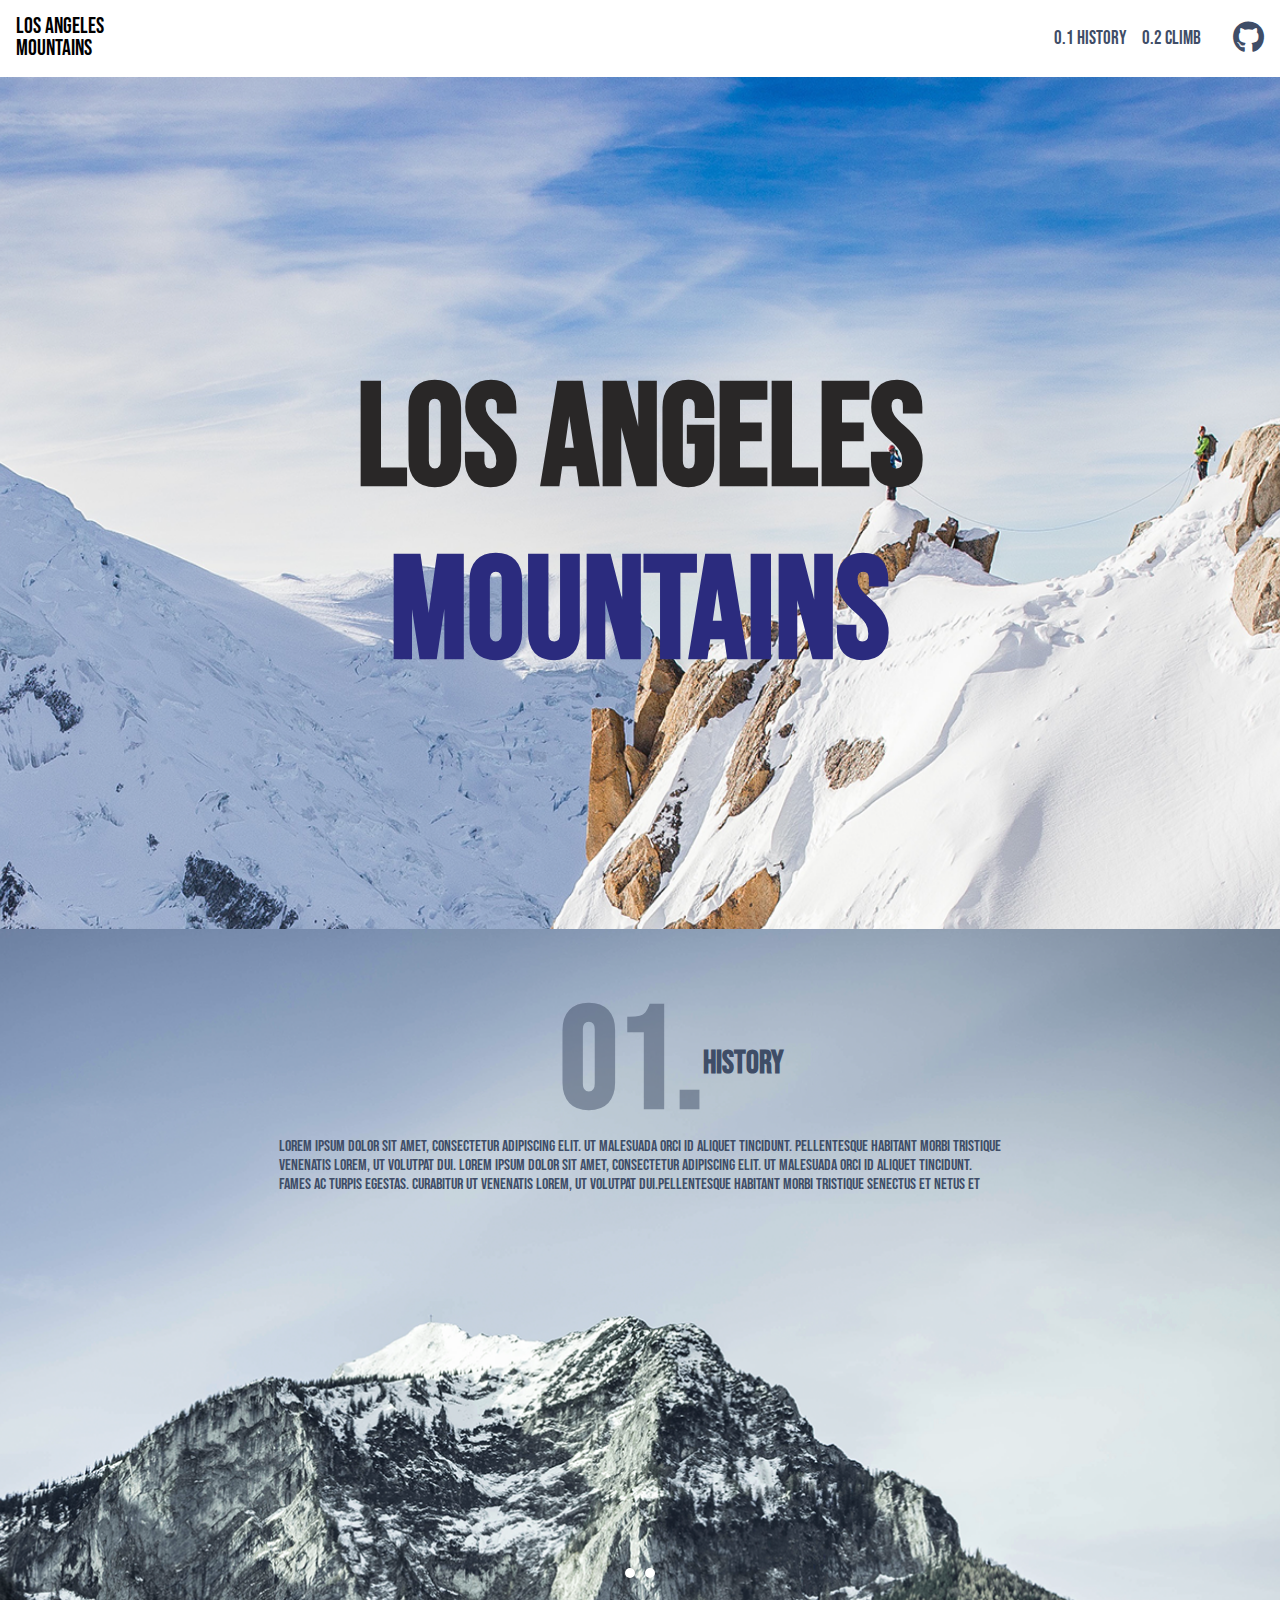
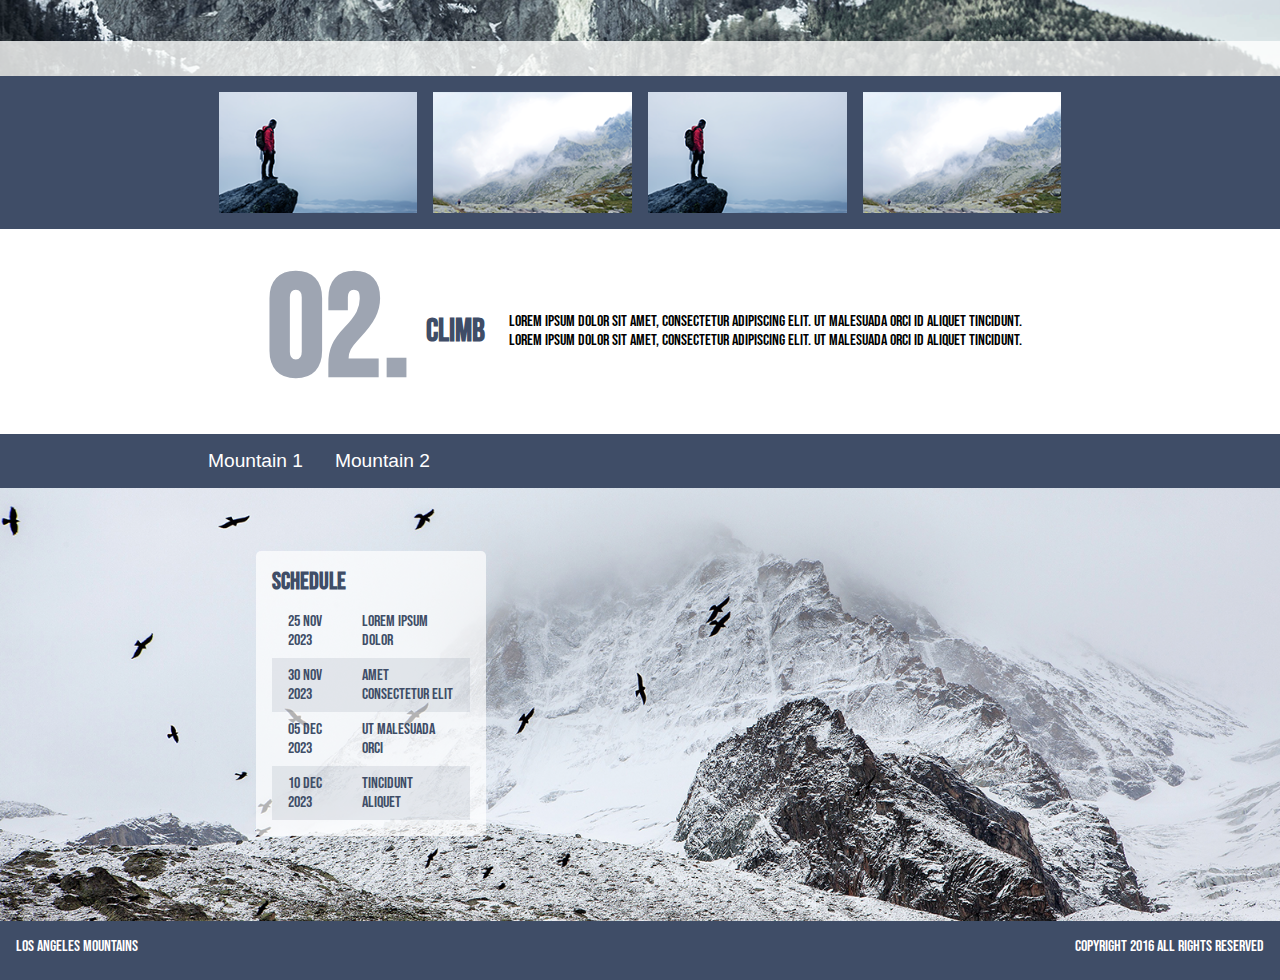
<file: index.html>
<!DOCTYPE html>
<html lang="en">
  <head>
    <meta charset="UTF-8" />
    <meta name="viewport" content="width=device-width, initial-scale=1.0" />
    <link rel="stylesheet" href="styles.css" />
    <link
      href="https://fonts.googleapis.com/css?family=Bebas+Neue&display=swap"
      rel="stylesheet"
    />
    <link
      href="https://cdnjs.cloudflare.com/ajax/libs/font-awesome/6.1.0/css/all.min.css"
      rel="stylesheet"
    />
    <title>Los Angeles Mountains</title>
  </head>

  <body>
    <header id="header">
      <div class="brand">
        <span>LOS ANGELES</span>
        <span>MOUNTAINS</span>
      </div>
      <nav>
        <a href="#history">0.1 History</a>
        <a href="#climb">0.2 Climb</a>
        <a
          href="https://github.com/chrisalexrods/CoalitionTest1"
          target="_blank"
        >
          <i class="fab fa-github"></i>
        </a>
      </nav>
    </header>

    <section id="main" class="full-screen">
      <h1>LOS ANGELES</h1>
      <h2>MOUNTAINS</h2>
    </section>

    <section id="history" class="full-screen section-anchor">
      <div class="history-content">
        <div class="history-header">
          <h3>01.</h3>
          <h4>History</h4>
        </div>
        <p>
          Lorem ipsum dolor sit amet, consectetur adipiscing elit. Ut malesuada
          orci id aliquet tincidunt. Pellentesque habitant morbi tristique

          <br />
          venenatis lorem, ut volutpat dui. Lorem ipsum dolor sit amet,
          consectetur adipiscing elit. Ut malesuada orci id aliquet tincidunt.

          <br />
          fames ac turpis egestas. Curabitur ut venenatis lorem, ut volutpat
          dui.Pellentesque habitant morbi tristique senectus et netus et
        </p>
      </div>

      <div class="carousel-pagination">
        <div class="carousel">
          <img src="images/car1.png" alt="Car 1" class="carousel-item" />
          <img src="images/car2.png" alt="Car 2" class="carousel-item" />
          <img src="images/car1.png" alt="Car 3" class="carousel-item" />
          <img src="images/car2.png" alt="Car 4" class="carousel-item" />
        </div>
        <div class="pagination">
          <button class="pagination-btn active" data-slide="1"></button>
          <button class="pagination-btn" data-slide="2"></button>
        </div>
      </div>
    </section>

    <section id="climb" class="section-anchor">
      <div class="climb-header">
        <div class="climb-heading">
          <h3>02.</h3>
          <h4>Climb</h4>
        </div>
        <div class="climb-content">
          <p>
            Lorem ipsum dolor sit amet, consectetur adipiscing elit. Ut
            malesuada orci id aliquet tincidunt.
            <br />
            Lorem ipsum dolor sit amet, consectetur adipiscing elit. Ut
            malesuada orci id aliquet tincidunt.
          </p>
        </div>
      </div>
      <div class="navigation">
        <button class="mountain-btn" data-mountain="1">Mountain 1</button>
        <button class="mountain-btn" data-mountain="2">Mountain 2</button>
      </div>
      <div class="mountain-images">
        <img
          class="mountain-img active"
          src="images/third.png"
          alt="Mountain 1"
        />
        <img class="mountain-img" src="images/fourth.png" alt="Mountain 2" />
      </div>
      <div class="schedule-container">
        <h5>Schedule</h5>
        <table>
          <tr>
            <td>25 Nov 2023</td>
            <td>Lorem ipsum dolor</td>
          </tr>
          <tr>
            <td>30 Nov 2023</td>
            <td>Amet consectetur elit</td>
          </tr>
          <tr>
            <td>05 Dec 2023</td>
            <td>Ut malesuada orci</td>
          </tr>
          <tr>
            <td>10 Dec 2023</td>
            <td>Tincidunt aliquet</td>
          </tr>
        </table>
      </div>
    </section>

    <footer>
      <p>LOS ANGELES MOUNTAINS</p>
      <p>COPYRIGHT 2016 ALL RIGHTS RESERVED</p>
    </footer>

    <script src="scripts.js"></script>
  </body>
</html>
</file>
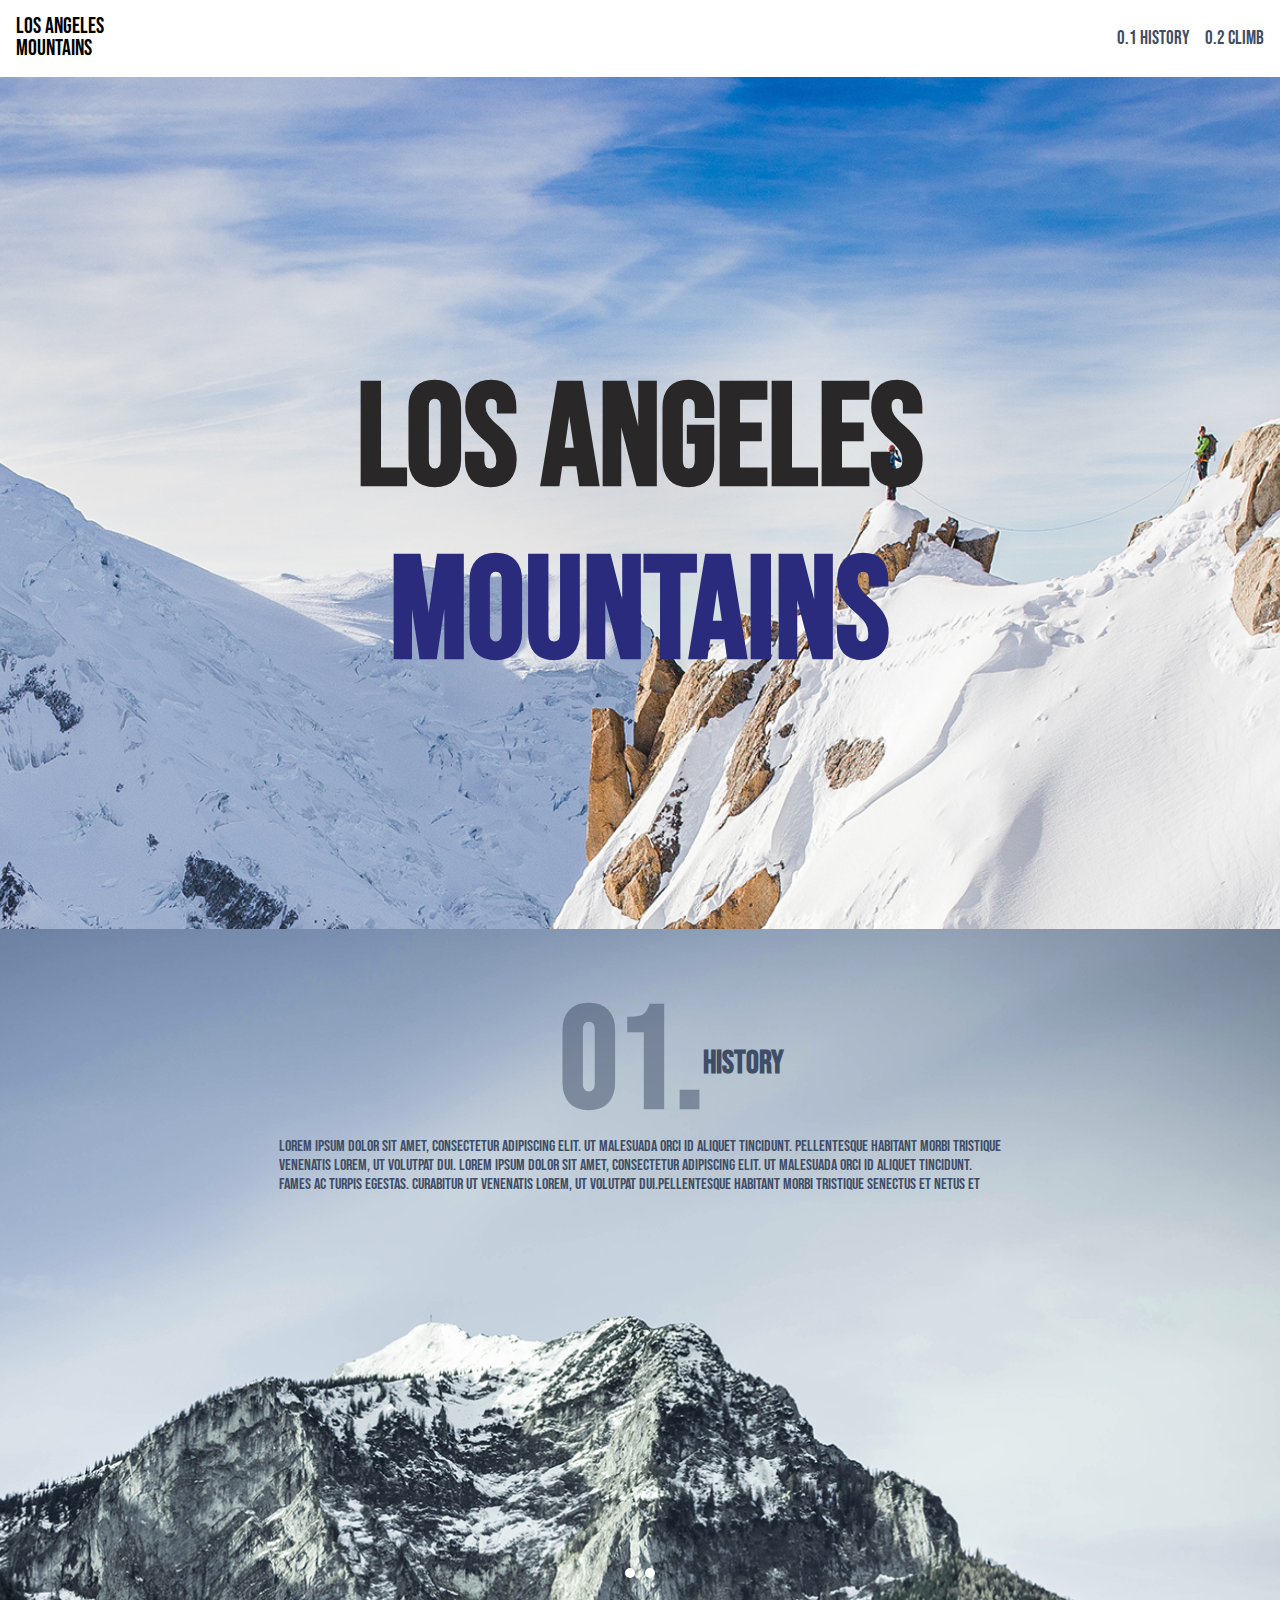
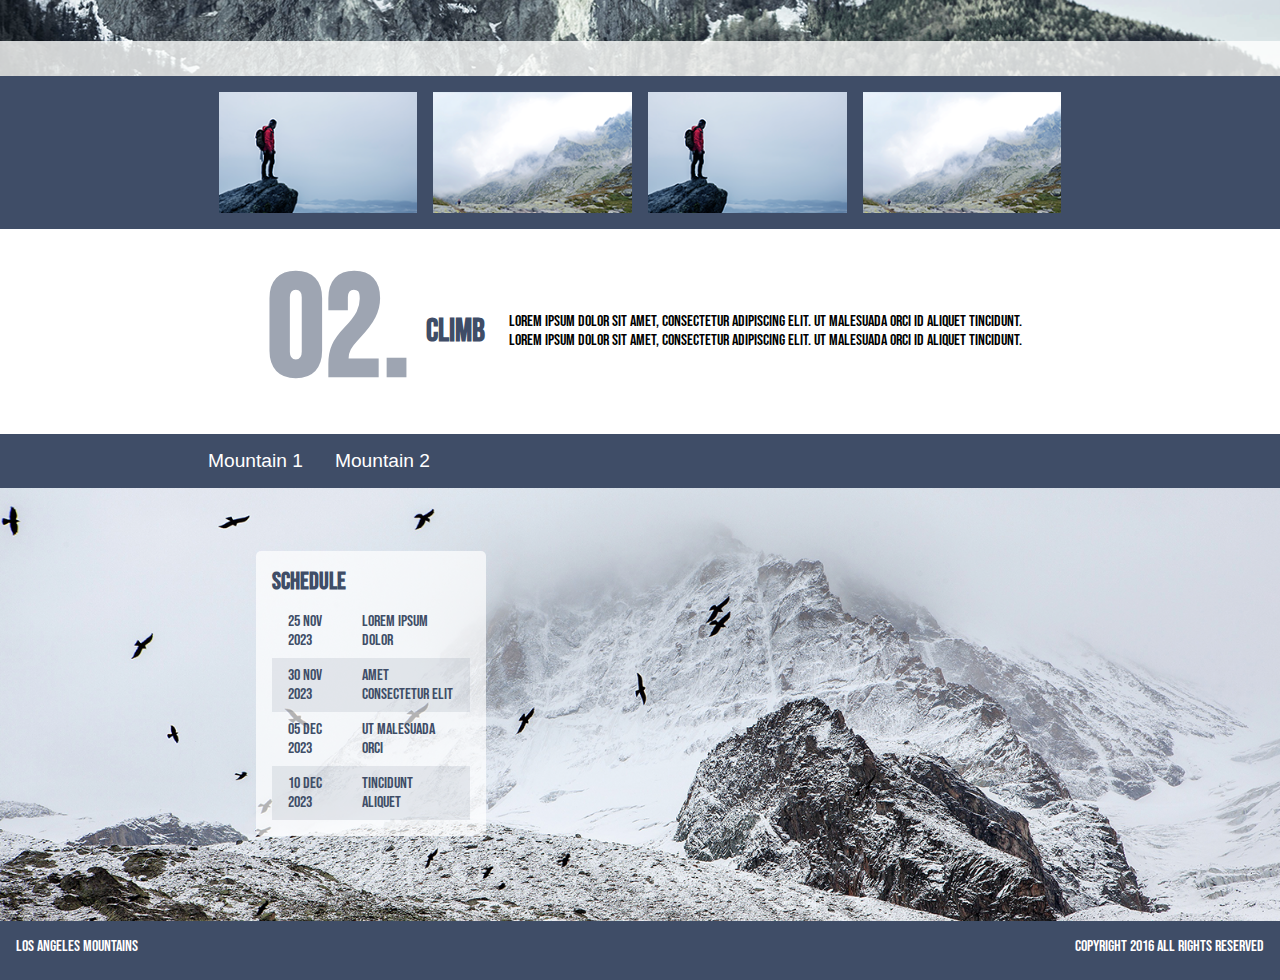
<file: home.html>
<!DOCTYPE html>
<!-- Ran out of time to complete the rest. I'll still work on it tommorow and add it to a github repo but the only section needing alot of work is the climb-->
<html lang="en">
  <head>
    <meta charset="UTF-8" />
    <meta name="viewport" content="width=device-width, initial-scale=1.0" />
    <link rel="stylesheet" href="styles.css" />
    <link
      href="https://fonts.googleapis.com/css?family=Bebas+Neue&display=swap"
      rel="stylesheet"
    />
    <title>Los Angeles Mountains</title>
  </head>

  <body>
    <header id="header">
      <div class="brand">
        <span>LOS ANGELES</span>
        <span>MOUNTAINS</span>
      </div>
      <nav>
        <a href="#history">0.1 History</a>
        <a href="#climb">0.2 Climb</a>
      </nav>
    </header>

    <section id="main" class="full-screen">
      <h1>LOS ANGELES</h1>
      <h2>MOUNTAINS</h2>
    </section>

    <section id="history" class="full-screen section-anchor">
      <div class="history-content">
        <div class="history-header">
          <h3>01.</h3>
          <h4>History</h4>
        </div>
        <p>
          Lorem ipsum dolor sit amet, consectetur adipiscing elit. Ut malesuada
          orci id aliquet tincidunt. Pellentesque habitant morbi tristique

          <br />
          venenatis lorem, ut volutpat dui. Lorem ipsum dolor sit amet,
          consectetur adipiscing elit. Ut malesuada orci id aliquet tincidunt.

          <br />
          fames ac turpis egestas. Curabitur ut venenatis lorem, ut volutpat
          dui.Pellentesque habitant morbi tristique senectus et netus et
        </p>
      </div>

      <div class="carousel-pagination">
        <div class="carousel">
          <img src="images/car1.png" alt="Car 1" class="carousel-item" />
          <img src="images/car2.png" alt="Car 2" class="carousel-item" />
          <img src="images/car1.png" alt="Car 3" class="carousel-item" />
          <img src="images/car2.png" alt="Car 4" class="carousel-item" />
        </div>
        <div class="pagination">
          <button class="pagination-btn active" data-slide="1"></button>
          <button class="pagination-btn" data-slide="2"></button>
        </div>
      </div>
    </section>

    <section id="climb" class="section-anchor">
      <div class="climb-header">
        <div class="climb-heading">
          <h3>02.</h3>
          <h4>Climb</h4>
        </div>
        <div class="climb-content">
          <p>
            Lorem ipsum dolor sit amet, consectetur adipiscing elit. Ut
            malesuada orci id aliquet tincidunt.
            <br />
            Lorem ipsum dolor sit amet, consectetur adipiscing elit. Ut
            malesuada orci id aliquet tincidunt.
          </p>
        </div>
      </div>
      <div class="navigation">
        <button class="mountain-btn" data-mountain="1">Mountain 1</button>
        <button class="mountain-btn" data-mountain="2">Mountain 2</button>
      </div>
      <div class="mountain-images">
        <img
          class="mountain-img active"
          src="images/third.png"
          alt="Mountain 1"
        />
        <img class="mountain-img" src="images/fourth.png" alt="Mountain 2" />
      </div>
      <div class="schedule-container">
        <h5>Schedule</h5>
        <table>
          <tr>
            <td>25 Nov 2023</td>
            <td>Lorem ipsum dolor</td>
          </tr>
          <tr>
            <td>30 Nov 2023</td>
            <td>Amet consectetur elit</td>
          </tr>
          <tr>
            <td>05 Dec 2023</td>
            <td>Ut malesuada orci</td>
          </tr>
          <tr>
            <td>10 Dec 2023</td>
            <td>Tincidunt aliquet</td>
          </tr>
        </table>
      </div>
    </section>

    <footer>
      <p>LOS ANGELES MOUNTAINS</p>
      <p>COPYRIGHT 2016 ALL RIGHTS RESERVED</p>
    </footer>

    <script src="scripts.js"></script>
  </body>
</html>
</file>
<file: styles.css>
/* General Styles */
* {
    margin: 0;
    padding: 0;
    box-sizing: border-box;
}

body {
    font-family: "Bebas Neue", sans-serif;
}

/* Full Screen */
.full-screen {
    height: 100vh;
    background-size: cover;
    background-position: center;
}

/* Header */
#header {
    position: sticky;
    top: 0;
    left: 0;
    width: 100%;
    display: flex;
    justify-content: space-between;
    padding: 1rem;
    background-color: white;
    transition: background-color 0.3s;
    z-index: 1000;
    align-items: center;
}

nav {
    display: flex;
    align-items: center;
}

nav a {
    text-decoration: none;
    color: #3f4d67;
    font-size: 1.2rem;
    margin-left: 1rem;
}

.brand {
    font-size: 1.4rem;
    line-height: 1;
    margin-right: 2rem;
}

.brand span {
    display: block;
}

/* Main */
#main {
    background-image: url("images/first.png");
    display: flex;
    flex-direction: column;
    align-items: center;
    justify-content: center;
    text-align: center;
}

#main h1 {
    color: rgb(41, 39, 39);
    font-size: 9rem;
}

#main h2 {
    color: rgb(43, 43, 126);
    font-size: 9rem;
}

/* History */
#history {
    background-image: url("images/second.png");
    position: relative;
    padding-bottom: 4rem;
}

.history-content {
    display: grid;
    align-items: center;
    justify-content: center;
    text-align: center;
    padding-top: 2rem;
    position: relative;
}

.history-header {
    display: flex;
    align-items: center;
    position: absolute;
    top: 0;
    left: 0;
    padding-left: 35rem;
}

.history-header h3,
.history-header h4 {
    color: #3f4d67;
    margin: 0 rem;
}

.history-header h3 {
    font-size: 9rem;
    opacity: 0.5;
}

.history-header h4 {
    font-size: 2rem;
}

#history p {
    color: #3f4d67;
    margin: 8rem 0;
    text-align: justify;
    padding: 0 1rem;
}

/* Carousel */
.carousel {
    display: flex;
    justify-content: center;
    align-items: center;
    background-color: #3f4d67;
    padding: 1rem 0;
    position: absolute;
    bottom: 0;
    left: 0;
    right: 0;
    height: 17vh;
    width: 100%;
}

.carousel img {
    max-width: 25%;
    margin: 0 0.5rem;
    display: block;
    max-height: 100%;
    height: 100%;
}

.carousel img.carousel-item:first-child {
    display: block;
}

/* Climb */
#climb {
    position: relative;
}

.climb-header {
    display: flex;
    align-items: center;
    justify-content: center;
    background-color: white;
    padding: 1rem 0;
    height: 25%;
}

.climb-heading {
    display: flex;
    flex-direction: row;
    align-items: center;
    text-align: center;
    margin-right: 1rem;
}

.climb-heading h3,
.climb-heading h4 {
    margin: 0 0.5rem;
}

.climb-heading h3 {
    font-size: 9rem;
    color: #3f4d67;
    opacity: 0.5;
}

.climb-heading h4 {
    font-size: 2rem;
    color: #3f4d67;
}

#climb p {
    text-align: center;
    margin: 1rem 0;
}

/* Navigation */
.navigation {
    display: flex;
    justify-content: flex-start;
    background-color: #3f4d67;
    padding: 0.5rem;
    padding-left: 12rem;
    /* Add left padding */
}

.mountain-btn {
    background: none;
    border: none;
    color: white;
    font-size: 1.2rem;
    padding: 0.5rem 1rem;
    cursor: pointer;
}

.mountain-btn:hover {
    background-color: white;
    color: #3f4d67;
}

.mountain-btn.active {
    color: white;
}

/* Mountain Images */
.mountain-images {
    display: flex;
    justify-content: center;
    flex-wrap: wrap;
}

.mountain-img {
    display: none;
    max-width: 100%;
    object-fit: cover;
    flex-grow: 1.1;
}

.mountain-img.active {
    display: block;
}

/* Footer */
footer {
    display: flex;
    justify-content: space-between;
    align-items: center;
    padding: 1rem;
    background-color: #3f4d67;
    color: white;
}

footer p {
    margin-bottom: 0.5rem;
}

/* Section Anchor */
.section-anchor {
    margin-top: -3rem;
    padding-top: 3rem;
    /* Keep the same value as margin-top */
}

/* Pagination */
.pagination {
    display: flex;
    justify-content: center;
    margin-top: 1rem;
}

.pagination-btn {
    background: white;
    border: none;
    width: 10px;
    height: 10px;
    border-radius: 50%;
    margin: 0 5px;
    margin-top: 18%;
    cursor: pointer;
    bottom: -20rem;
}

.pagination-btn.active {
    background: white;
    box-shadow: 0 0 3px rgba(0, 0, 0, 0.5);
}

/* Carousel Container */
.carousel-container {
    position: absolute;
    bottom: 0;
    left: 0;
    right: 0;
}

/* Schedule Container */
.schedule-container {
    position: absolute;
    top: 50%;
    left: 20%;
    background-color: rgba(255, 255, 255, 0.7);
    padding: 1rem;
    width: 18%;
    border-radius: 5px;
}

.schedule-container h5 {
    color: #3f4d67;
    margin-bottom: 0.5rem;
    font-size: 1.5rem;
}

/* Table */
table {
    width: 100%;
    border-collapse: collapse;
}

td {
    color: #3f4d67;
    padding: 0.5rem 1rem;
}

tr:nth-child(even) td {
    background-color: rgba(63, 77, 103, 0.1);
}

/* Nav Icon */
nav i {
    font-size: 2rem;
    margin-left: 1rem;
    color: #3f4d67;
}

nav i:hover {
    color: rgba(63, 77, 103, 0.7);
}
</file>
